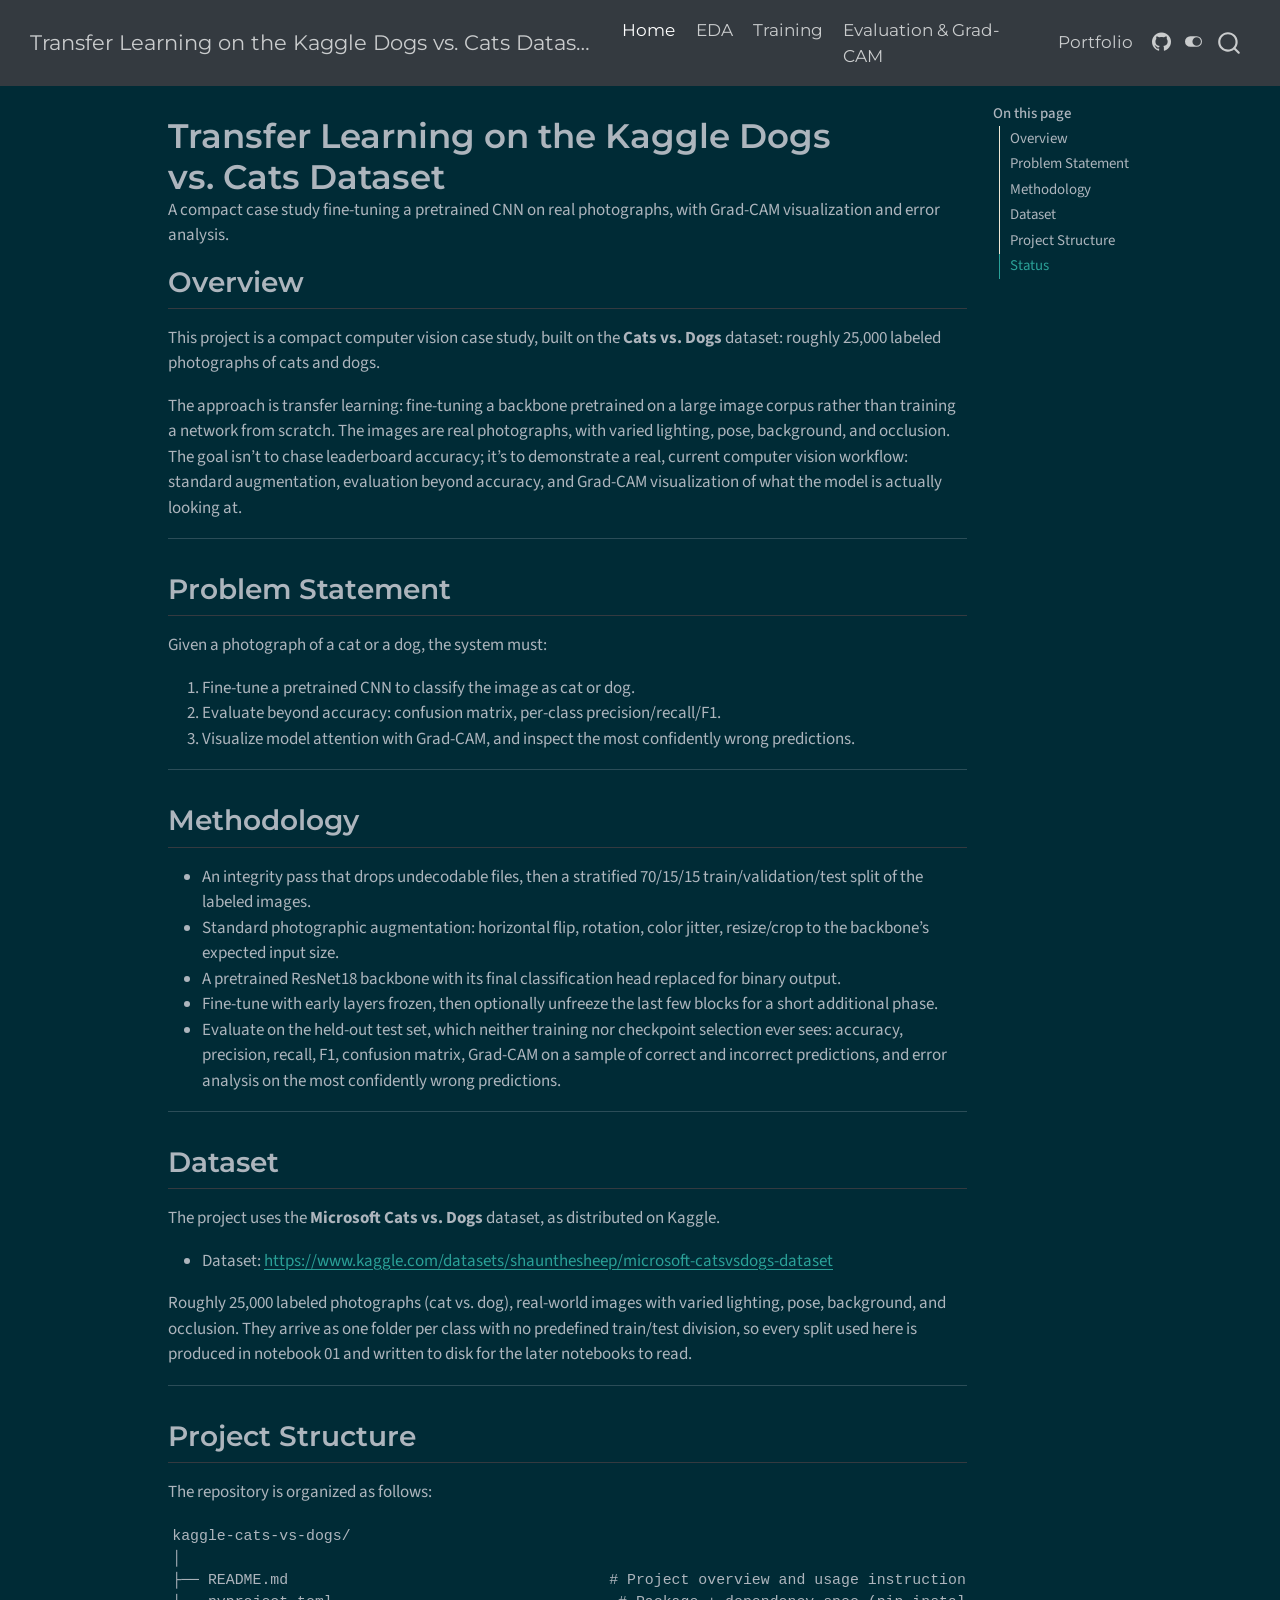
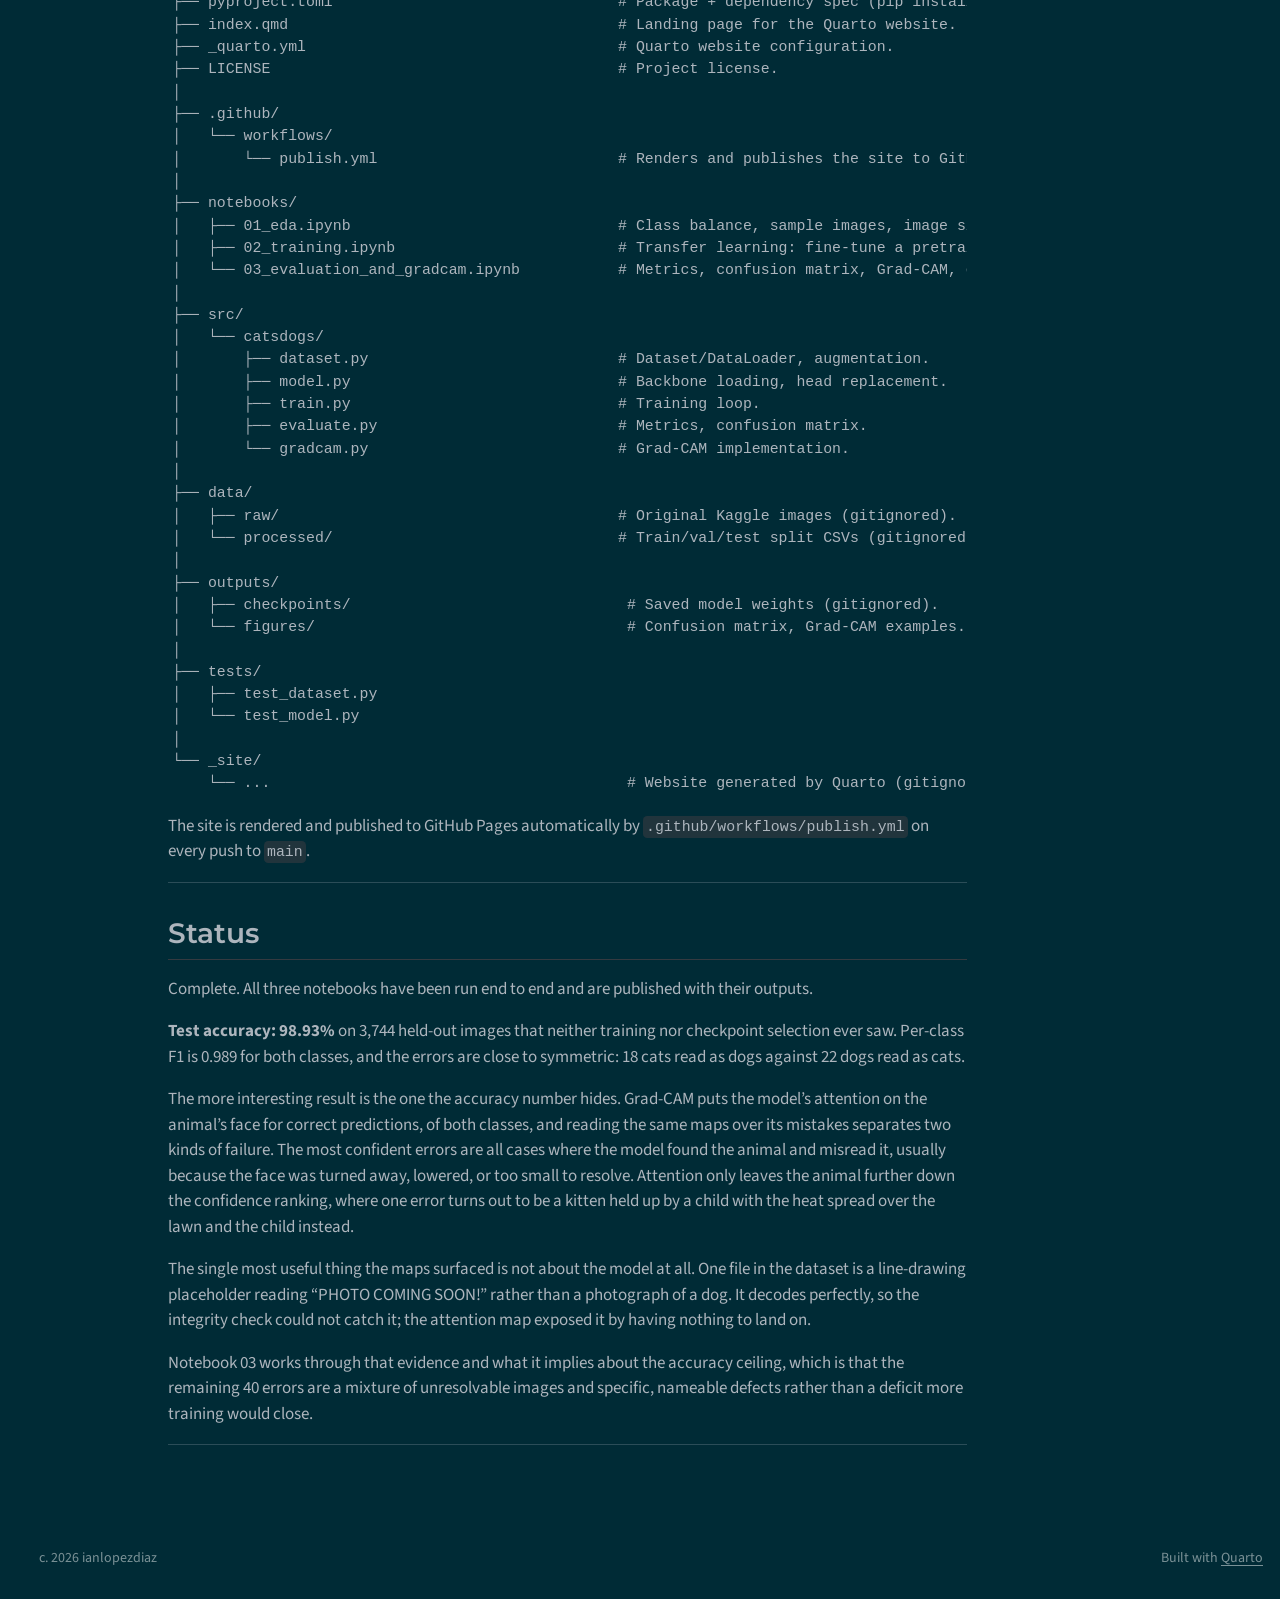
<file: index.html>
<!DOCTYPE html>
<html xmlns="http://www.w3.org/1999/xhtml" lang="en" xml:lang="en"><head>

<meta charset="utf-8">
<meta name="generator" content="quarto-1.10.18">

<meta name="viewport" content="width=device-width, initial-scale=1.0, user-scalable=yes">

<meta name="description" content="A compact case study fine-tuning a pretrained CNN on real photographs, with Grad-CAM visualization and error analysis.">

<title>Transfer Learning on the Kaggle Dogs vs.&nbsp;Cats Dataset</title>
<style>
/* Default styles provided by pandoc.
** See https://pandoc.org/MANUAL.html#variables-for-html for config info.
*/
span.smallcaps{font-variant: small-caps;}
div.columns{display: flex; gap: 1.5em;}
div.column{flex: auto;}
@media screen {
div.columns{gap: min(4vw, 1.5em);}
div.column{overflow-x: auto;}
}
div.hanging-indent{margin-left: 1.5em; text-indent: -1.5em;}
ul.task-list{list-style: none;}
ul.task-list li input[type="checkbox"] {
  width: 0.8em;
  margin: 0 0.8em 0.2em -1em; /* quarto-specific, see https://github.com/quarto-dev/quarto-cli/issues/4556 */ 
  vertical-align: middle;
}
</style>


<script src="site_libs/quarto-nav/quarto-nav.js"></script>
<script src="site_libs/quarto-nav/headroom.min.js"></script>
<script src="site_libs/clipboard/clipboard.min.js"></script>
<script src="site_libs/quarto-search/autocomplete.umd.js"></script>
<script src="site_libs/quarto-search/fuse.min.js"></script>
<script src="site_libs/quarto-search/quarto-search.js"></script>
<meta name="quarto:offset" content="./">
<script src="site_libs/quarto-html/quarto.js" type="module"></script>
<script src="site_libs/quarto-html/tabsets/tabsets.js" type="module"></script>
<script src="site_libs/quarto-html/popper.min.js"></script>
<script src="site_libs/quarto-html/tippy.umd.min.js"></script>
<script src="site_libs/quarto-html/anchor.min.js"></script>
<link href="site_libs/quarto-html/tippy.css" rel="stylesheet">
<link href="site_libs/quarto-html/quarto-syntax-highlighting-bb62276ab45c84d9efd712f51ff97b5a.css" rel="stylesheet" class="quarto-color-scheme" id="quarto-text-highlighting-styles">
<link href="site_libs/quarto-html/quarto-syntax-highlighting-dark-5a1953863e1f72ef3b996ef827f01ca7.css" rel="stylesheet" class="quarto-color-scheme quarto-color-alternate" id="quarto-text-highlighting-styles">
<script src="site_libs/bootstrap/bootstrap.min.js"></script>
<link href="site_libs/bootstrap/bootstrap-icons.css" rel="stylesheet">
<link href="site_libs/bootstrap/bootstrap-2ffbace8f2f8ac960a45985b86cc6821.min.css" rel="stylesheet" append-hash="true" class="quarto-color-scheme" id="quarto-bootstrap" data-mode="light">
<link href="site_libs/bootstrap/bootstrap-dark-9d8cb340140570a31e47c02d2bba5fc0.min.css" rel="stylesheet" append-hash="true" class="quarto-color-scheme quarto-color-alternate" id="quarto-bootstrap" data-mode="dark">
<script id="quarto-search-options" type="application/json">{
  "location": "navbar",
  "copy-button": false,
  "collapse-after": 3,
  "panel-placement": "end",
  "type": "overlay",
  "limit": 50,
  "keyboard-shortcut": [
    "f",
    "/",
    "s"
  ],
  "show-item-context": false,
  "language": {
    "search-no-results-text": "No results",
    "search-matching-documents-text": "matching documents",
    "search-copy-link-title": "Copy link to search",
    "search-hide-matches-text": "Hide additional matches",
    "search-more-match-text": "more match in this document",
    "search-more-matches-text": "more matches in this document",
    "search-clear-button-title": "Clear",
    "search-text-placeholder": "",
    "search-detached-cancel-button-title": "Cancel",
    "search-submit-button-title": "Submit",
    "search-label": "Search"
  }
}</script>


</head>

<body class="nav-fixed quarto-dark"><script id="quarto-html-before-body" type="application/javascript">
    const toggleBodyColorMode = (bsSheetEl) => {
      const mode = bsSheetEl.getAttribute("data-mode");
      const bodyEl = window.document.querySelector("body");
      if (mode === "dark") {
        bodyEl.classList.add("quarto-dark");
        bodyEl.classList.remove("quarto-light");
      } else {
        bodyEl.classList.add("quarto-light");
        bodyEl.classList.remove("quarto-dark");
      }
    }
    const toggleBodyColorPrimary = () => {
      const bsSheetEl = window.document.querySelector("link#quarto-bootstrap:not([rel=disabled-stylesheet])");
      if (bsSheetEl) {
        toggleBodyColorMode(bsSheetEl);
      }
    }
    const setColorSchemeToggle = (alternate) => {
      const toggles = window.document.querySelectorAll('.quarto-color-scheme-toggle');
      for (let i=0; i < toggles.length; i++) {
        const toggle = toggles[i];
        if (toggle) {
          if (alternate) {
            toggle.classList.add("alternate");
          } else {
            toggle.classList.remove("alternate");
          }
        }
      }
    };
    const toggleColorMode = (alternate) => {
      // Switch the stylesheets
      const primaryStylesheets = window.document.querySelectorAll('link.quarto-color-scheme:not(.quarto-color-alternate)');
      const alternateStylesheets = window.document.querySelectorAll('link.quarto-color-scheme.quarto-color-alternate');
      manageTransitions('#quarto-margin-sidebar .nav-link', false);
      if (alternate) {
        // note: dark is layered on light, we don't disable primary!
        enableStylesheet(alternateStylesheets);
        for (const sheetNode of alternateStylesheets) {
          if (sheetNode.id === "quarto-bootstrap") {
            toggleBodyColorMode(sheetNode);
          }
        }
      } else {
        disableStylesheet(alternateStylesheets);
        enableStylesheet(primaryStylesheets)
        toggleBodyColorPrimary();
      }
      manageTransitions('#quarto-margin-sidebar .nav-link', true);
      // Switch the toggles
      setColorSchemeToggle(alternate)
      // Hack to workaround the fact that safari doesn't
      // properly recolor the scrollbar when toggling (#1455)
      if (navigator.userAgent.indexOf('Safari') > 0 && navigator.userAgent.indexOf('Chrome') == -1) {
        manageTransitions("body", false);
        window.scrollTo(0, 1);
        setTimeout(() => {
          window.scrollTo(0, 0);
          manageTransitions("body", true);
        }, 40);
      }
    }
    const disableStylesheet = (stylesheets) => {
      for (let i=0; i < stylesheets.length; i++) {
        const stylesheet = stylesheets[i];
        stylesheet.rel = 'disabled-stylesheet';
      }
    }
    const enableStylesheet = (stylesheets) => {
      for (let i=0; i < stylesheets.length; i++) {
        const stylesheet = stylesheets[i];
        if(stylesheet.rel !== 'stylesheet') { // for Chrome, which will still FOUC without this check
          stylesheet.rel = 'stylesheet';
        }
      }
    }
    const manageTransitions = (selector, allowTransitions) => {
      const els = window.document.querySelectorAll(selector);
      for (let i=0; i < els.length; i++) {
        const el = els[i];
        if (allowTransitions) {
          el.classList.remove('notransition');
        } else {
          el.classList.add('notransition');
        }
      }
    }
    const isFileUrl = () => {
      return window.location.protocol === 'file:';
    }
    const hasAlternateSentinel = () => {
      let styleSentinel = getColorSchemeSentinel();
      if (styleSentinel !== null) {
        return styleSentinel === "alternate";
      } else {
        return false;
      }
    }
    const setStyleSentinel = (alternate) => {
      const value = alternate ? "alternate" : "default";
      if (!isFileUrl()) {
        window.localStorage.setItem("quarto-color-scheme", value);
      } else {
        localAlternateSentinel = value;
      }
    }
    const getColorSchemeSentinel = () => {
      if (!isFileUrl()) {
        const storageValue = window.localStorage.getItem("quarto-color-scheme");
        return storageValue != null ? storageValue : localAlternateSentinel;
      } else {
        return localAlternateSentinel;
      }
    }
    const toggleGiscusIfUsed = (isAlternate, darkModeDefault) => {
      const baseTheme = document.querySelector('#giscus-base-theme')?.value ?? 'light';
      const alternateTheme = document.querySelector('#giscus-alt-theme')?.value ?? 'dark';
      let newTheme = '';
      if(authorPrefersDark) {
        newTheme = isAlternate ? baseTheme : alternateTheme;
      } else {
        newTheme = isAlternate ? alternateTheme : baseTheme;
      }
      const changeGiscusTheme = () => {
        // From: https://github.com/giscus/giscus/issues/336
        const sendMessage = (message) => {
          const iframe = document.querySelector('iframe.giscus-frame');
          if (!iframe) return;
          iframe.contentWindow.postMessage({ giscus: message }, 'https://giscus.app');
        }
        sendMessage({
          setConfig: {
            theme: newTheme
          }
        });
      }
      const isGiscussLoaded = window.document.querySelector('iframe.giscus-frame') !== null;
      if (isGiscussLoaded) {
        changeGiscusTheme();
      }
    };
    const authorPrefersDark = true;
    const darkModeDefault = authorPrefersDark;
    let localAlternateSentinel = darkModeDefault ? 'alternate' : 'default';
    // Dark / light mode switch
    window.quartoToggleColorScheme = () => {
      // Read the current dark / light value
      let toAlternate = !hasAlternateSentinel();
      toggleColorMode(toAlternate);
      setStyleSentinel(toAlternate);
      toggleGiscusIfUsed(toAlternate, darkModeDefault);
      window.dispatchEvent(new Event('resize'));
    };
    // Switch to dark mode if need be
    if (hasAlternateSentinel()) {
      toggleColorMode(true);
    } else {
      toggleColorMode(false);
    }
  </script>

<div id="quarto-search-results"></div>
  <header id="quarto-header" class="headroom fixed-top">
    <nav class="navbar navbar-expand-lg " data-bs-theme="dark">
      <div class="navbar-container container-fluid">
      <div class="navbar-brand-container mx-auto">
    <a class="navbar-brand" href="./index.html">
    <span class="navbar-title">Transfer Learning on the Kaggle Dogs vs.&nbsp;Cats Dataset</span>
    </a>
  </div>
            <div id="quarto-search" class="" title="Search"></div>
          <button class="navbar-toggler" type="button" data-bs-toggle="collapse" data-bs-target="#navbarCollapse" aria-controls="navbarCollapse" role="menu" aria-expanded="false" aria-label="Toggle navigation" onclick="if (window.quartoToggleHeadroom) { window.quartoToggleHeadroom(); }">
  <span class="navbar-toggler-icon"></span>
</button>
          <div class="collapse navbar-collapse" id="navbarCollapse">
            <ul class="navbar-nav navbar-nav-scroll me-auto">
  <li class="nav-item">
    <a class="nav-link active" href="./index.html" aria-current="page"> 
<span class="menu-text">Home</span></a>
  </li>  
  <li class="nav-item">
    <a class="nav-link" href="./notebooks/01_eda.html"> 
<span class="menu-text">EDA</span></a>
  </li>  
  <li class="nav-item">
    <a class="nav-link" href="./notebooks/02_training.html"> 
<span class="menu-text">Training</span></a>
  </li>  
  <li class="nav-item">
    <a class="nav-link" href="./notebooks/03_evaluation_and_gradcam.html"> 
<span class="menu-text">Evaluation &amp; Grad-CAM</span></a>
  </li>  
</ul>
            <ul class="navbar-nav navbar-nav-scroll ms-auto">
  <li class="nav-item">
    <a class="nav-link" href="https://ianlopezdiaz.github.io/portfolio"> 
<span class="menu-text">Portfolio</span></a>
  </li>  
  <li class="nav-item compact">
    <a class="nav-link" href="https://github.com/ianlopezdiaz/kaggle-cats-vs-dogs"> <i class="bi bi-github" role="img">
</i> 
<span class="menu-text"></span></a>
  </li>  
</ul>
          </div> <!-- /navcollapse -->
            <div class="quarto-navbar-tools">
  <a href="" class="quarto-color-scheme-toggle quarto-navigation-tool  px-1" onclick="window.quartoToggleColorScheme(); return false;" title="Toggle dark mode"><i class="bi"></i></a>
</div>
      </div> <!-- /container-fluid -->
    </nav>
</header>
<!-- content -->
<div id="quarto-content" class="quarto-container page-columns page-rows-contents page-layout-article page-navbar">
<!-- sidebar -->
<!-- margin-sidebar -->
    <div id="quarto-margin-sidebar" class="sidebar margin-sidebar">
        <nav id="TOC" role="doc-toc" class="toc-active">
    <h2 id="toc-title">On this page</h2>
   
  <ul>
  <li><a href="#overview" id="toc-overview" class="nav-link active" data-scroll-target="#overview">Overview</a></li>
  <li><a href="#problem-statement" id="toc-problem-statement" class="nav-link" data-scroll-target="#problem-statement">Problem Statement</a></li>
  <li><a href="#methodology" id="toc-methodology" class="nav-link" data-scroll-target="#methodology">Methodology</a></li>
  <li><a href="#dataset" id="toc-dataset" class="nav-link" data-scroll-target="#dataset">Dataset</a></li>
  <li><a href="#project-structure" id="toc-project-structure" class="nav-link" data-scroll-target="#project-structure">Project Structure</a></li>
  <li><a href="#status" id="toc-status" class="nav-link" data-scroll-target="#status">Status</a></li>
  </ul>
</nav>
    </div>
<!-- main -->
<main class="content" id="quarto-document-content">


<header id="title-block-header" class="quarto-title-block default">
<div class="quarto-title">
<h1 class="title">Transfer Learning on the Kaggle Dogs vs.&nbsp;Cats Dataset</h1>
</div>

<div>
  <div class="description">
    A compact case study fine-tuning a pretrained CNN on real photographs, with Grad-CAM visualization and error analysis.
  </div>
</div>


<div class="quarto-title-meta">

    
  
    
  </div>
  


</header>


<section id="overview" class="level2">
<h2 class="anchored" data-anchor-id="overview">Overview</h2>
<p>This project is a compact computer vision case study, built on the <strong>Cats vs.&nbsp;Dogs</strong> dataset: roughly 25,000 labeled photographs of cats and dogs.</p>
<p>The approach is transfer learning: fine-tuning a backbone pretrained on a large image corpus rather than training a network from scratch. The images are real photographs, with varied lighting, pose, background, and occlusion. The goal isn’t to chase leaderboard accuracy; it’s to demonstrate a real, current computer vision workflow: standard augmentation, evaluation beyond accuracy, and Grad-CAM visualization of what the model is actually looking at.</p>
<hr>
</section>
<section id="problem-statement" class="level2">
<h2 class="anchored" data-anchor-id="problem-statement">Problem Statement</h2>
<p>Given a photograph of a cat or a dog, the system must:</p>
<ol type="1">
<li>Fine-tune a pretrained CNN to classify the image as cat or dog.</li>
<li>Evaluate beyond accuracy: confusion matrix, per-class precision/recall/F1.</li>
<li>Visualize model attention with Grad-CAM, and inspect the most confidently wrong predictions.</li>
</ol>
<hr>
</section>
<section id="methodology" class="level2">
<h2 class="anchored" data-anchor-id="methodology">Methodology</h2>
<ul>
<li>An integrity pass that drops undecodable files, then a stratified 70/15/15 train/validation/test split of the labeled images.</li>
<li>Standard photographic augmentation: horizontal flip, rotation, color jitter, resize/crop to the backbone’s expected input size.</li>
<li>A pretrained ResNet18 backbone with its final classification head replaced for binary output.</li>
<li>Fine-tune with early layers frozen, then optionally unfreeze the last few blocks for a short additional phase.</li>
<li>Evaluate on the held-out test set, which neither training nor checkpoint selection ever sees: accuracy, precision, recall, F1, confusion matrix, Grad-CAM on a sample of correct and incorrect predictions, and error analysis on the most confidently wrong predictions.</li>
</ul>
<hr>
</section>
<section id="dataset" class="level2">
<h2 class="anchored" data-anchor-id="dataset">Dataset</h2>
<p>The project uses the <strong>Microsoft Cats vs.&nbsp;Dogs</strong> dataset, as distributed on Kaggle.</p>
<ul>
<li>Dataset: <a href="https://www.kaggle.com/datasets/shaunthesheep/microsoft-catsvsdogs-dataset">https://www.kaggle.com/datasets/shaunthesheep/microsoft-catsvsdogs-dataset</a></li>
</ul>
<p>Roughly 25,000 labeled photographs (cat vs.&nbsp;dog), real-world images with varied lighting, pose, background, and occlusion. They arrive as one folder per class with no predefined train/test division, so every split used here is produced in notebook 01 and written to disk for the later notebooks to read.</p>
<hr>
</section>
<section id="project-structure" class="level2">
<h2 class="anchored" data-anchor-id="project-structure">Project Structure</h2>
<p>The repository is organized as follows:</p>
<pre class="text"><code>kaggle-cats-vs-dogs/
│
├── README.md                                    # Project overview and usage instructions.
├── pyproject.toml                                # Package + dependency spec (pip install -e .).
├── index.qmd                                     # Landing page for the Quarto website.
├── _quarto.yml                                   # Quarto website configuration.
├── LICENSE                                       # Project license.
│
├── .github/
│   └── workflows/
│       └── publish.yml                           # Renders and publishes the site to GitHub Pages on push to main.
│
├── notebooks/
│   ├── 01_eda.ipynb                              # Class balance, sample images, image size/aspect survey.
│   ├── 02_training.ipynb                         # Transfer learning: fine-tune a pretrained backbone.
│   └── 03_evaluation_and_gradcam.ipynb           # Metrics, confusion matrix, Grad-CAM, error analysis.
│
├── src/
│   └── catsdogs/
│       ├── dataset.py                            # Dataset/DataLoader, augmentation.
│       ├── model.py                              # Backbone loading, head replacement.
│       ├── train.py                              # Training loop.
│       ├── evaluate.py                           # Metrics, confusion matrix.
│       └── gradcam.py                            # Grad-CAM implementation.
│
├── data/
│   ├── raw/                                      # Original Kaggle images (gitignored).
│   └── processed/                                # Train/val/test split CSVs (gitignored).
│
├── outputs/
│   ├── checkpoints/                               # Saved model weights (gitignored).
│   └── figures/                                   # Confusion matrix, Grad-CAM examples.
│
├── tests/
│   ├── test_dataset.py
│   └── test_model.py
│
└── _site/
    └── ...                                        # Website generated by Quarto (gitignored, built in CI, not committed).</code></pre>
<p>The site is rendered and published to GitHub Pages automatically by <code>.github/workflows/publish.yml</code> on every push to <code>main</code>.</p>
<hr>
</section>
<section id="status" class="level2">
<h2 class="anchored" data-anchor-id="status">Status</h2>
<p>Complete. All three notebooks have been run end to end and are published with their outputs.</p>
<p><strong>Test accuracy: 98.93%</strong> on 3,744 held-out images that neither training nor checkpoint selection ever saw. Per-class F1 is 0.989 for both classes, and the errors are close to symmetric: 18 cats read as dogs against 22 dogs read as cats.</p>
<p>The more interesting result is the one the accuracy number hides. Grad-CAM puts the model’s attention on the animal’s face for correct predictions, of both classes, and reading the same maps over its mistakes separates two kinds of failure. The most confident errors are all cases where the model found the animal and misread it, usually because the face was turned away, lowered, or too small to resolve. Attention only leaves the animal further down the confidence ranking, where one error turns out to be a kitten held up by a child with the heat spread over the lawn and the child instead.</p>
<p>The single most useful thing the maps surfaced is not about the model at all. One file in the dataset is a line-drawing placeholder reading “PHOTO COMING SOON!” rather than a photograph of a dog. It decodes perfectly, so the integrity check could not catch it; the attention map exposed it by having nothing to land on.</p>
<p>Notebook 03 works through that evidence and what it implies about the accuracy ceiling, which is that the remaining 40 errors are a mixture of unresolvable images and specific, nameable defects rather than a deficit more training would close.</p>
<hr>


</section>

</main> <!-- /main -->
<script id="quarto-html-after-body" type="application/javascript">
  window.document.addEventListener("DOMContentLoaded", function (event) {
    // Ensure there is a toggle, if there isn't float one in the top right
    if (window.document.querySelector('.quarto-color-scheme-toggle') === null) {
      const a = window.document.createElement('a');
      a.classList.add('top-right');
      a.classList.add('quarto-color-scheme-toggle');
      a.href = "";
      a.onclick = function() { try { window.quartoToggleColorScheme(); } catch {} return false; };
      const i = window.document.createElement("i");
      i.classList.add('bi');
      a.appendChild(i);
      window.document.body.appendChild(a);
    }
    setColorSchemeToggle(hasAlternateSentinel())
    const icon = "";
    const anchorJS = new window.AnchorJS();
    anchorJS.options = {
      placement: 'right',
      icon: icon
    };
    anchorJS.add('.anchored');
    const isCodeAnnotation = (el) => {
      for (const clz of el.classList) {
        if (clz.startsWith('code-annotation-')) {                     
          return true;
        }
      }
      return false;
    }
    const onCopySuccess = function(e) {
      // button target
      const button = e.trigger;
      // don't keep focus
      button.blur();
      // flash "checked"
      button.classList.add('code-copy-button-checked');
      var currentTitle = button.getAttribute("title");
      button.setAttribute("title", "Copied!");
      let tooltip;
      if (window.bootstrap) {
        button.setAttribute("data-bs-toggle", "tooltip");
        button.setAttribute("data-bs-placement", "left");
        button.setAttribute("data-bs-title", "Copied!");
        tooltip = new bootstrap.Tooltip(button, 
          { trigger: "manual", 
            customClass: "code-copy-button-tooltip",
            offset: [0, -8]});
        tooltip.show();    
      }
      setTimeout(function() {
        if (tooltip) {
          tooltip.hide();
          button.removeAttribute("data-bs-title");
          button.removeAttribute("data-bs-toggle");
          button.removeAttribute("data-bs-placement");
        }
        button.setAttribute("title", currentTitle);
        button.classList.remove('code-copy-button-checked');
      }, 1000);
      // clear code selection
      e.clearSelection();
    }
    const getTextToCopy = function(trigger) {
      const outerScaffold = trigger.parentElement.cloneNode(true);
      const codeEl = outerScaffold.querySelector('code');
      for (const childEl of codeEl.children) {
        if (isCodeAnnotation(childEl)) {
          childEl.remove();
        }
      }
      return codeEl.innerText;
    }
    const clipboard = new window.ClipboardJS('.code-copy-button:not([data-in-quarto-modal])', {
      text: getTextToCopy
    });
    clipboard.on('success', onCopySuccess);
    if (window.document.getElementById('quarto-embedded-source-code-modal')) {
      const clipboardModal = new window.ClipboardJS('.code-copy-button[data-in-quarto-modal]', {
        text: getTextToCopy,
        container: window.document.getElementById('quarto-embedded-source-code-modal')
      });
      clipboardModal.on('success', onCopySuccess);
    }
      var localhostRegex = new RegExp(/^(?:http|https):\/\/localhost\:?[0-9]*\//);
      var mailtoRegex = new RegExp(/^mailto:/);
        var filterRegex = new RegExp("https:\/\/ianlopezdiaz\.github\.io\/kaggle-cats-vs-dogs");
      var isInternal = (href) => {
          return filterRegex.test(href) || localhostRegex.test(href) || mailtoRegex.test(href);
      }
      // Inspect non-navigation links and adorn them if external
     var links = window.document.querySelectorAll('a[href]:not(.nav-link):not(.navbar-brand):not(.toc-action):not(.sidebar-link):not(.sidebar-item-toggle):not(.pagination-link):not(.no-external):not([aria-hidden]):not(.dropdown-item):not(.quarto-navigation-tool):not(.about-link)');
      for (var i=0; i<links.length; i++) {
        const link = links[i];
        if (!isInternal(link.href)) {
          // undo the damage that might have been done by quarto-nav.js in the case of
          // links that we want to consider external
          if (link.dataset.originalHref !== undefined) {
            link.href = link.dataset.originalHref;
          }
        }
      }
    function tippyHover(el, contentFn, onTriggerFn, onUntriggerFn) {
      const config = {
        allowHTML: true,
        maxWidth: 500,
        delay: 100,
        arrow: false,
        appendTo: function(el) {
            return el.parentElement;
        },
        interactive: true,
        interactiveBorder: 10,
        theme: 'quarto',
        placement: 'bottom-start',
      };
      if (contentFn) {
        config.content = contentFn;
      }
      if (onTriggerFn) {
        config.onTrigger = onTriggerFn;
      }
      if (onUntriggerFn) {
        config.onUntrigger = onUntriggerFn;
      }
      window.tippy(el, config); 
    }
    const noterefs = window.document.querySelectorAll('a[role="doc-noteref"]');
    for (var i=0; i<noterefs.length; i++) {
      const ref = noterefs[i];
      tippyHover(ref, function() {
        // use id or data attribute instead here
        let href = ref.getAttribute('data-footnote-href') || ref.getAttribute('href');
        try { href = new URL(href).hash; } catch {}
        const id = href.replace(/^#\/?/, "");
        const note = window.document.getElementById(id);
        if (note) {
          return note.innerHTML;
        } else {
          return "";
        }
      });
    }
    const xrefs = window.document.querySelectorAll('a.quarto-xref');
    const processXRef = (id, note) => {
      // Strip column container classes
      const stripColumnClz = (el) => {
        el.classList.remove("page-full", "page-columns");
        if (el.children) {
          for (const child of el.children) {
            stripColumnClz(child);
          }
        }
      }
      stripColumnClz(note)
      if (id === null || id.startsWith('sec-')) {
        // Special case sections, only their first couple elements
        const container = document.createElement("div");
        if (note.children && note.children.length > 2) {
          container.appendChild(note.children[0].cloneNode(true));
          for (let i = 1; i < note.children.length; i++) {
            const child = note.children[i];
            if (child.tagName === "P" && child.innerText === "") {
              continue;
            } else {
              container.appendChild(child.cloneNode(true));
              break;
            }
          }
          if (window.Quarto?.typesetMath) {
            window.Quarto.typesetMath(container);
          }
          return container.innerHTML
        } else {
          if (window.Quarto?.typesetMath) {
            window.Quarto.typesetMath(note);
          }
          return note.innerHTML;
        }
      } else {
        // Remove any anchor links if they are present
        const anchorLink = note.querySelector('a.anchorjs-link');
        if (anchorLink) {
          anchorLink.remove();
        }
        if (window.Quarto?.typesetMath) {
          window.Quarto.typesetMath(note);
        }
        if (note.classList.contains("callout")) {
          return note.outerHTML;
        } else {
          return note.innerHTML;
        }
      }
    }
    for (var i=0; i<xrefs.length; i++) {
      const xref = xrefs[i];
      tippyHover(xref, undefined, function(instance) {
        instance.disable();
        let url = xref.getAttribute('href');
        let hash = undefined; 
        if (url.startsWith('#')) {
          hash = url;
        } else {
          try { hash = new URL(url).hash; } catch {}
        }
        if (hash) {
          const id = hash.replace(/^#\/?/, "");
          const note = window.document.getElementById(id);
          if (note !== null) {
            try {
              const html = processXRef(id, note.cloneNode(true));
              instance.setContent(html);
            } finally {
              instance.enable();
              instance.show();
            }
          } else {
            // See if we can fetch this
            fetch(url.split('#')[0])
            .then(res => res.text())
            .then(html => {
              const parser = new DOMParser();
              const htmlDoc = parser.parseFromString(html, "text/html");
              const note = htmlDoc.getElementById(id);
              if (note !== null) {
                const html = processXRef(id, note);
                instance.setContent(html);
              } 
            }).finally(() => {
              instance.enable();
              instance.show();
            });
          }
        } else {
          // See if we can fetch a full url (with no hash to target)
          // This is a special case and we should probably do some content thinning / targeting
          fetch(url)
          .then(res => res.text())
          .then(html => {
            const parser = new DOMParser();
            const htmlDoc = parser.parseFromString(html, "text/html");
            const note = htmlDoc.querySelector('main.content');
            if (note !== null) {
              // This should only happen for chapter cross references
              // (since there is no id in the URL)
              // remove the first header
              if (note.children.length > 0 && note.children[0].tagName === "HEADER") {
                note.children[0].remove();
              }
              const html = processXRef(null, note);
              instance.setContent(html);
            } 
          }).finally(() => {
            instance.enable();
            instance.show();
          });
        }
      }, function(instance) {
      });
    }
        let selectedAnnoteEl;
        const selectorForAnnotation = ( cell, annotation) => {
          let cellAttr = 'data-code-cell="' + cell + '"';
          let lineAttr = 'data-code-annotation="' +  annotation + '"';
          const selector = 'span[' + cellAttr + '][' + lineAttr + ']';
          return selector;
        }
        const selectCodeLines = (annoteEl) => {
          const doc = window.document;
          const targetCell = annoteEl.getAttribute("data-target-cell");
          const targetAnnotation = annoteEl.getAttribute("data-target-annotation");
          const annoteSpan = window.document.querySelector(selectorForAnnotation(targetCell, targetAnnotation));
          const lines = annoteSpan.getAttribute("data-code-lines").split(",");
          const lineIds = lines.map((line) => {
            return targetCell + "-" + line;
          })
          let top = null;
          let height = null;
          let parent = null;
          if (lineIds.length > 0) {
              //compute the position of the single el (top and bottom and make a div)
              const el = window.document.getElementById(lineIds[0]);
              top = el.offsetTop;
              height = el.offsetHeight;
              parent = el.parentElement.parentElement;
            if (lineIds.length > 1) {
              const lastEl = window.document.getElementById(lineIds[lineIds.length - 1]);
              const bottom = lastEl.offsetTop + lastEl.offsetHeight;
              height = bottom - top;
            }
            if (top !== null && height !== null && parent !== null) {
              // cook up a div (if necessary) and position it 
              let div = window.document.getElementById("code-annotation-line-highlight");
              if (div === null) {
                div = window.document.createElement("div");
                div.setAttribute("id", "code-annotation-line-highlight");
                div.style.position = 'absolute';
                parent.appendChild(div);
              }
              div.style.top = top - 2 + "px";
              div.style.height = height + 4 + "px";
              div.style.left = 0;
              let gutterDiv = window.document.getElementById("code-annotation-line-highlight-gutter");
              if (gutterDiv === null) {
                gutterDiv = window.document.createElement("div");
                gutterDiv.setAttribute("id", "code-annotation-line-highlight-gutter");
                gutterDiv.style.position = 'absolute';
                const codeCell = window.document.getElementById(targetCell);
                const gutter = codeCell.querySelector('.code-annotation-gutter');
                gutter.appendChild(gutterDiv);
              }
              gutterDiv.style.top = top - 2 + "px";
              gutterDiv.style.height = height + 4 + "px";
            }
            selectedAnnoteEl = annoteEl;
          }
        };
        const unselectCodeLines = () => {
          const elementsIds = ["code-annotation-line-highlight", "code-annotation-line-highlight-gutter"];
          elementsIds.forEach((elId) => {
            const div = window.document.getElementById(elId);
            if (div) {
              div.remove();
            }
          });
          selectedAnnoteEl = undefined;
        };
          // Handle positioning of the toggle
      window.addEventListener(
        "resize",
        throttle(() => {
          elRect = undefined;
          if (selectedAnnoteEl) {
            selectCodeLines(selectedAnnoteEl);
          }
        }, 10)
      );
      function throttle(fn, ms) {
      let throttle = false;
      let timer;
        return (...args) => {
          if(!throttle) { // first call gets through
              fn.apply(this, args);
              throttle = true;
          } else { // all the others get throttled
              if(timer) clearTimeout(timer); // cancel #2
              timer = setTimeout(() => {
                fn.apply(this, args);
                timer = throttle = false;
              }, ms);
          }
        };
      }
        // Attach click handler to the DT
        const annoteDls = window.document.querySelectorAll('dt[data-target-cell]');
        for (const annoteDlNode of annoteDls) {
          annoteDlNode.addEventListener('click', (event) => {
            const clickedEl = event.target;
            if (clickedEl !== selectedAnnoteEl) {
              unselectCodeLines();
              const activeEl = window.document.querySelector('dt[data-target-cell].code-annotation-active');
              if (activeEl) {
                activeEl.classList.remove('code-annotation-active');
              }
              selectCodeLines(clickedEl);
              clickedEl.classList.add('code-annotation-active');
            } else {
              // Unselect the line
              unselectCodeLines();
              clickedEl.classList.remove('code-annotation-active');
            }
          });
        }
    const findCites = (el) => {
      const parentEl = el.parentElement;
      if (parentEl) {
        const cites = parentEl.dataset.cites;
        if (cites) {
          return {
            el,
            cites: cites.split(' ')
          };
        } else {
          return findCites(el.parentElement)
        }
      } else {
        return undefined;
      }
    };
    var bibliorefs = window.document.querySelectorAll('a[role="doc-biblioref"]');
    for (var i=0; i<bibliorefs.length; i++) {
      const ref = bibliorefs[i];
      const citeInfo = findCites(ref);
      if (citeInfo) {
        tippyHover(citeInfo.el, function() {
          var popup = window.document.createElement('div');
          citeInfo.cites.forEach(function(cite) {
            var citeDiv = window.document.createElement('div');
            citeDiv.classList.add('hanging-indent');
            citeDiv.classList.add('csl-entry');
            var biblioDiv = window.document.getElementById('ref-' + cite);
            if (biblioDiv) {
              citeDiv.innerHTML = biblioDiv.innerHTML;
            }
            popup.appendChild(citeDiv);
          });
          return popup.innerHTML;
        });
      }
    }
  });
  </script>
</div> <!-- /content -->
<footer class="footer">
  <div class="nav-footer">
    <div class="nav-footer-left">
<ol start="3" type="a">
<li>2026 ianlopezdiaz</li>
</ol>
</div>   
    <div class="nav-footer-center">
      &nbsp;
    </div>
    <div class="nav-footer-right">
<p>Built with <a href="https://quarto.org/">Quarto</a></p>
</div>
  </div>
</footer>




</body></html>
</file>
<file: site_libs/quarto-html/tippy.css>
.tippy-box[data-animation=fade][data-state=hidden]{opacity:0}[data-tippy-root]{max-width:calc(100vw - 10px)}.tippy-box{position:relative;background-color:#333;color:#fff;border-radius:4px;font-size:14px;line-height:1.4;white-space:normal;outline:0;transition-property:transform,visibility,opacity}.tippy-box[data-placement^=top]>.tippy-arrow{bottom:0}.tippy-box[data-placement^=top]>.tippy-arrow:before{bottom:-7px;left:0;border-width:8px 8px 0;border-top-color:initial;transform-origin:center top}.tippy-box[data-placement^=bottom]>.tippy-arrow{top:0}.tippy-box[data-placement^=bottom]>.tippy-arrow:before{top:-7px;left:0;border-width:0 8px 8px;border-bottom-color:initial;transform-origin:center bottom}.tippy-box[data-placement^=left]>.tippy-arrow{right:0}.tippy-box[data-placement^=left]>.tippy-arrow:before{border-width:8px 0 8px 8px;border-left-color:initial;right:-7px;transform-origin:center left}.tippy-box[data-placement^=right]>.tippy-arrow{left:0}.tippy-box[data-placement^=right]>.tippy-arrow:before{left:-7px;border-width:8px 8px 8px 0;border-right-color:initial;transform-origin:center right}.tippy-box[data-inertia][data-state=visible]{transition-timing-function:cubic-bezier(.54,1.5,.38,1.11)}.tippy-arrow{width:16px;height:16px;color:#333}.tippy-arrow:before{content:"";position:absolute;border-color:transparent;border-style:solid}.tippy-content{position:relative;padding:5px 9px;z-index:1}
</file>
<file: site_libs/quarto-html/quarto-syntax-highlighting-bb62276ab45c84d9efd712f51ff97b5a.css>
/* quarto syntax highlight colors */
:root {
  --quarto-hl-al-color: #ff5555;
  --quarto-hl-an-color: #6a737d;
  --quarto-hl-at-color: #d73a49;
  --quarto-hl-bn-color: #005cc5;
  --quarto-hl-bu-color: #d73a49;
  --quarto-hl-ch-color: #032f62;
  --quarto-hl-co-color: #6a737d;
  --quarto-hl-cv-color: #6a737d;
  --quarto-hl-cn-color: #005cc5;
  --quarto-hl-cf-color: #d73a49;
  --quarto-hl-dt-color: #d73a49;
  --quarto-hl-dv-color: #005cc5;
  --quarto-hl-do-color: #6a737d;
  --quarto-hl-er-color: #ff5555;
  --quarto-hl-ex-color: #d73a49;
  --quarto-hl-fl-color: #005cc5;
  --quarto-hl-fu-color: #6f42c1;
  --quarto-hl-im-color: #032f62;
  --quarto-hl-in-color: #6a737d;
  --quarto-hl-kw-color: #d73a49;
  --quarto-hl-op-color: #24292e;
  --quarto-hl-pp-color: #d73a49;
  --quarto-hl-re-color: #6a737d;
  --quarto-hl-sc-color: #005cc5;
  --quarto-hl-ss-color: #032f62;
  --quarto-hl-st-color: #032f62;
  --quarto-hl-va-color: #e36209;
  --quarto-hl-vs-color: #032f62;
  --quarto-hl-wa-color: #ff5555;
}

/* other quarto variables */
:root {
  --quarto-font-monospace: SFMono-Regular, Menlo, Monaco, Consolas, "Liberation Mono", "Courier New", monospace;
}

/* syntax highlight based on Pandoc's rules */
pre > code.sourceCode > span {
  color: #24292e;
}

code.sourceCode > span {
  color: #24292e;
}

div.sourceCode,
div.sourceCode pre.sourceCode {
  color: #24292e;
}

/* Normal */
code span {
  color: #24292e;
}

/* Alert */
code span.al {
  font-weight: bold;
  color: #ff5555;
}

/* Annotation */
code span.an {
  color: #6a737d;
}

/* Attribute */
code span.at {
  color: #d73a49;
}

/* BaseN */
code span.bn {
  color: #005cc5;
}

/* BuiltIn */
code span.bu {
  color: #d73a49;
}

/* ControlFlow */
code span.cf {
  color: #d73a49;
}

/* Char */
code span.ch {
  color: #032f62;
}

/* Constant */
code span.cn {
  color: #005cc5;
}

/* Comment */
code span.co {
  color: #6a737d;
}

/* CommentVar */
code span.cv {
  color: #6a737d;
}

/* Documentation */
code span.do {
  color: #6a737d;
}

/* DataType */
code span.dt {
  color: #d73a49;
}

/* DecVal */
code span.dv {
  color: #005cc5;
}

/* Error */
code span.er {
  color: #ff5555;
  text-decoration: underline;
}

/* Extension */
code span.ex {
  font-weight: bold;
  color: #d73a49;
}

/* Float */
code span.fl {
  color: #005cc5;
}

/* Function */
code span.fu {
  color: #6f42c1;
}

/* Import */
code span.im {
  color: #032f62;
}

/* Information */
code span.in {
  color: #6a737d;
}

/* Keyword */
code span.kw {
  color: #d73a49;
}

/* Operator */
code span.op {
  color: #24292e;
}

/* Preprocessor */
code span.pp {
  color: #d73a49;
}

/* RegionMarker */
code span.re {
  color: #6a737d;
}

/* SpecialChar */
code span.sc {
  color: #005cc5;
}

/* SpecialString */
code span.ss {
  color: #032f62;
}

/* String */
code span.st {
  color: #032f62;
}

/* Variable */
code span.va {
  color: #e36209;
}

/* VerbatimString */
code span.vs {
  color: #032f62;
}

/* Warning */
code span.wa {
  color: #ff5555;
}

.prevent-inlining {
  content: "</";
}

/*# sourceMappingURL=9fff47f1860eaa1c7b80d8cbc12525ed.css.map */
</file>
<file: site_libs/quarto-html/quarto-syntax-highlighting-dark-5a1953863e1f72ef3b996ef827f01ca7.css>
/* quarto syntax highlight colors */
:root {
  --quarto-hl-al-color: #ff5555;
  --quarto-hl-an-color: #6a737d;
  --quarto-hl-at-color: #f97583;
  --quarto-hl-bn-color: #79b8ff;
  --quarto-hl-bu-color: #f97583;
  --quarto-hl-ch-color: #9ecbff;
  --quarto-hl-co-color: #6a737d;
  --quarto-hl-cv-color: #6a737d;
  --quarto-hl-cn-color: #79b8ff;
  --quarto-hl-cf-color: #f97583;
  --quarto-hl-dt-color: #f97583;
  --quarto-hl-dv-color: #79b8ff;
  --quarto-hl-do-color: #6a737d;
  --quarto-hl-er-color: #ff5555;
  --quarto-hl-ex-color: #f97583;
  --quarto-hl-fl-color: #79b8ff;
  --quarto-hl-fu-color: #b392f0;
  --quarto-hl-im-color: #9ecbff;
  --quarto-hl-in-color: #6a737d;
  --quarto-hl-kw-color: #f97583;
  --quarto-hl-op-color: #e1e4e8;
  --quarto-hl-pp-color: #f97583;
  --quarto-hl-re-color: #6a737d;
  --quarto-hl-sc-color: #79b8ff;
  --quarto-hl-ss-color: #9ecbff;
  --quarto-hl-st-color: #9ecbff;
  --quarto-hl-va-color: #ffab70;
  --quarto-hl-vs-color: #9ecbff;
  --quarto-hl-wa-color: #ff5555;
}

/* other quarto variables */
:root {
  --quarto-font-monospace: SFMono-Regular, Menlo, Monaco, Consolas, "Liberation Mono", "Courier New", monospace;
}

/* syntax highlight based on Pandoc's rules */
pre > code.sourceCode > span {
  color: #e1e4e8;
}

code.sourceCode > span {
  color: #e1e4e8;
}

div.sourceCode,
div.sourceCode pre.sourceCode {
  color: #e1e4e8;
}

/* Normal */
code span {
  color: #e1e4e8;
}

/* Alert */
code span.al {
  font-weight: bold;
  color: #ff5555;
}

/* Annotation */
code span.an {
  color: #6a737d;
}

/* Attribute */
code span.at {
  color: #f97583;
}

/* BaseN */
code span.bn {
  color: #79b8ff;
}

/* BuiltIn */
code span.bu {
  color: #f97583;
}

/* ControlFlow */
code span.cf {
  color: #f97583;
}

/* Char */
code span.ch {
  color: #9ecbff;
}

/* Constant */
code span.cn {
  color: #79b8ff;
}

/* Comment */
code span.co {
  color: #6a737d;
}

/* CommentVar */
code span.cv {
  color: #6a737d;
}

/* Documentation */
code span.do {
  color: #6a737d;
}

/* DataType */
code span.dt {
  color: #f97583;
}

/* DecVal */
code span.dv {
  color: #79b8ff;
}

/* Error */
code span.er {
  color: #ff5555;
  text-decoration: underline;
}

/* Extension */
code span.ex {
  font-weight: bold;
  color: #f97583;
}

/* Float */
code span.fl {
  color: #79b8ff;
}

/* Function */
code span.fu {
  color: #b392f0;
}

/* Import */
code span.im {
  color: #9ecbff;
}

/* Information */
code span.in {
  color: #6a737d;
}

/* Keyword */
code span.kw {
  color: #f97583;
}

/* Operator */
code span.op {
  color: #e1e4e8;
}

/* Preprocessor */
code span.pp {
  color: #f97583;
}

/* RegionMarker */
code span.re {
  color: #6a737d;
}

/* SpecialChar */
code span.sc {
  color: #79b8ff;
}

/* SpecialString */
code span.ss {
  color: #9ecbff;
}

/* String */
code span.st {
  color: #9ecbff;
}

/* Variable */
code span.va {
  color: #ffab70;
}

/* VerbatimString */
code span.vs {
  color: #9ecbff;
}

/* Warning */
code span.wa {
  color: #ff5555;
}

.prevent-inlining {
  content: "</";
}

/*# sourceMappingURL=52ca3bdbdf5f4b6716f99c5b684ea002.css.map */
</file>
